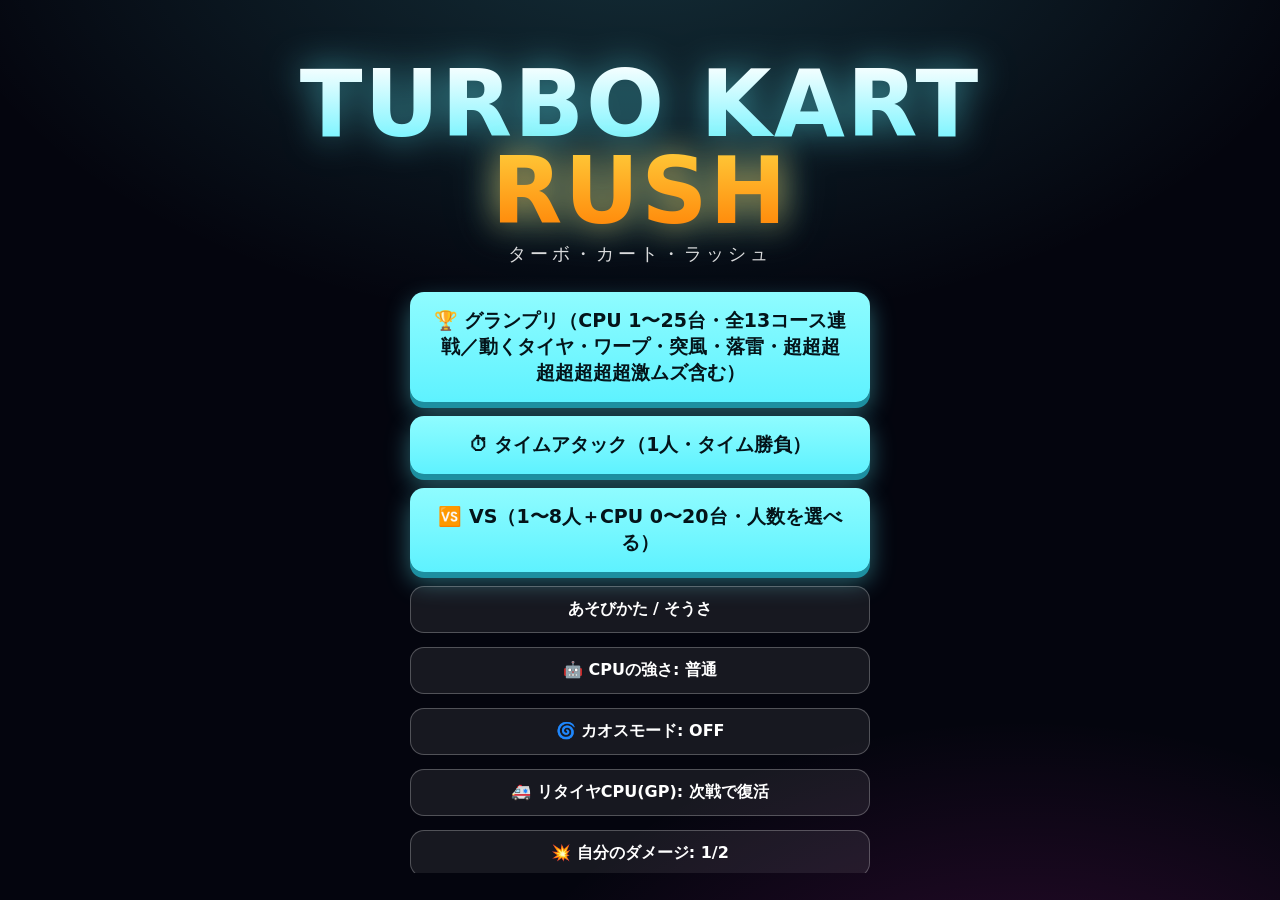
<file: index.html>
<!DOCTYPE html>
<html lang="ja">
<head>
  <meta charset="UTF-8" />
  <meta name="viewport" content="width=device-width, initial-scale=1.0, user-scalable=no" />
  <title>ターボ・カート・ラッシュ</title>
  <link rel="stylesheet" href="css/style.css?v=20260804" />
</head>
<body>
  <canvas id="game"></canvas>

  <!-- 昭和の白黒ブラウン管演出(白黒モード時のみ表示・操作は透過) -->
  <div id="crt-overlay" aria-hidden="true"><div class="roll"></div></div>

  <!-- ゲーム中の小ツールバー -->
  <div id="toolbar" class="hidden">
    <button id="btn-mute" title="音楽オン/オフ">🔊</button>
    <button id="btn-pause" title="ポーズ">⏸</button>
  </div>

  <!-- オーバーレイ画面群 -->
  <div id="overlay">

    <!-- タイトル -->
    <section id="screen-title" class="screen active">
      <h1 class="logo">TURBO KART<br><span>RUSH</span></h1>
      <p class="tag">ターボ・カート・ラッシュ</p>
      <div class="btn-col">
        <button class="big" id="gp-resume" hidden>▶ グランプリの続きから</button>
        <button class="big" data-mode="gp">🏆 グランプリ（CPU 1〜25台・全13コース連戦／動くタイヤ・ワープ・突風・落雷・超超超超超超超超激ムズ含む）</button>
        <button class="big" data-mode="time">⏱ タイムアタック（1人・タイム勝負）</button>
        <button class="big" data-mode="vs">🆚 VS（1〜8人＋CPU 0〜20台・人数を選べる）</button>
        <button class="ghost" id="to-help">あそびかた / そうさ</button>
        <button class="ghost" id="cpu-toggle">🤖 CPUの強さ: 普通</button>
        <button class="ghost" id="chaos-toggle">🌀 カオスモード: OFF</button>
        <button class="ghost" id="revive-toggle">🚑 リタイヤCPU(GP): 次戦で復活</button>
        <button class="ghost" id="dmg-toggle">💥 自分のダメージ: 1/2</button>
        <button class="ghost" id="dmg-cpu-toggle">💥 CPUのダメージ: 通常</button>
        <button class="ghost" id="offcourse-toggle">🌱 コース外ダメージ: あり</button>
        <button class="ghost" id="itemslot-toggle">🎁 アイテム所持数: 2個</button>
        <button class="ghost" id="tatriple-toggle">🍄 タイムアタックで3つキノコ所持: ON</button>
        <button class="ghost" id="ghost-toggle">👻 タイムアタックのゴースト: ON</button>
        <button class="ghost" id="speed-toggle">🏎 最高速: 通常</button>
        <button class="ghost" id="phys-toggle">⚛ 高精度物理: OFF</button>
        <button class="ghost" id="trans-toggle">⚙ ミッション: オートマ（AT）</button>
        <button class="ghost" id="music-toggle">🎵 音楽: ピコピコ</button>
        <button class="ghost" id="gfx-toggle">🖼 画質: リッチ</button>
        <button class="ghost" id="bw-toggle">📺 白黒（昭和）モード: OFF</button>
        <button class="ghost mirror-only" id="mirror-toggle" hidden>🪞 ミラーモード: OFF</button>
        <button class="ghost mirror-only" id="mirrorctl-toggle" hidden>↔ 操作も反転: OFF</button>
        <button class="ghost pedal-only" id="pedal-toggle" hidden>🔁 アクセル/ブレーキ反転: OFF</button>
      </div>
      <p class="hint">独自要素 🪝 <b>グラップル・ダッシュ</b>：前のカートにロックオンして高速で引き寄せ、一気にごぼう抜き！</p>
    </section>

    <!-- グランプリ 設定 -->
    <section id="screen-gp" class="screen">
      <h2>グランプリ設定</h2>
      <p class="tag">全13コース連戦・ポイント制</p>
      <div class="vs-row">
        <span class="vs-label">CPUの数（1〜25）</span>
        <div class="stepper">
          <button id="gp-cpu-minus">−</button>
          <span id="gp-cpu-val">9</span>
          <button id="gp-cpu-plus">＋</button>
        </div>
      </div>
      <p class="hint" id="gp-summary"></p>
      <div class="btn-col">
        <button class="big" id="gp-start">🏁 グランプリ スタート！</button>
        <button class="ghost" data-back="title">← もどる</button>
      </div>
    </section>

    <!-- VS 設定 -->
    <section id="screen-vs" class="screen">
      <h2>VS たいせん設定</h2>
      <div class="vs-row">
        <span class="vs-label">プレイヤー人数</span>
        <div class="seg" id="vs-players">
          <button data-v="1">1人</button><button data-v="2">2人</button>
          <button data-v="3">3人</button><button data-v="4">4人</button>
          <button class="vs8-only" data-v="5" hidden>5人</button><button class="vs8-only" data-v="6" hidden>6人</button>
          <button class="vs8-only" data-v="7" hidden>7人</button><button class="vs8-only" data-v="8" hidden>8人</button>
        </div>
      </div>
      <div class="vs-row">
        <span class="vs-label">CPUの数（0〜20）</span>
        <div class="stepper" id="vs-cpu">
          <button id="vs-cpu-minus">−</button>
          <span id="vs-cpu-val">3</span>
          <button id="vs-cpu-plus">＋</button>
        </div>
      </div>
      <div class="vs-row">
        <span class="vs-label">変速（各プレイヤー）</span>
        <div class="seg" id="vs-trans"></div>
      </div>
      <p class="hint" id="vs-summary"></p>
      <div class="btn-col">
        <button class="big" id="vs-go">コースをえらぶ →</button>
        <button class="ghost" data-back="title">← もどる</button>
      </div>
    </section>

    <!-- コース選択 -->
    <section id="screen-course" class="screen">
      <h2>コースをえらぶ</h2>
      <div id="course-list"></div>
      <button class="ghost" data-back="title">← もどる</button>
    </section>

    <!-- あそびかた -->
    <section id="screen-help" class="screen">
      <h2>あそびかた</h2>
      <div class="help-grid">
        <div class="ctrl-card">
          <h3>1P（レッド）</h3>
          <ul>
            <li><b>W</b> アクセル / <b>S</b> ブレーキ・バック</li>
            <li><b>A / D</b> 左右ハンドル</li>
            <li><b>左Shift</b> ドリフト（曲がりながら溜めてミニターボ）</li>
            <li><b>Space</b> アイテム使用</li>
            <li><b>E</b> シフトアップ / <b>Q</b> シフトダウン（セミAT・MT時）</li>
          </ul>
        </div>
        <div class="ctrl-card">
          <h3>2P（ブルー）</h3>
          <ul>
            <li><b>↑</b> アクセル / <b>↓</b> ブレーキ・バック</li>
            <li><b>← / →</b> 左右ハンドル</li>
            <li><b>右Shift</b> ドリフト</li>
            <li><b>Enter</b> アイテム使用</li>
            <li><b>.（ピリオド）</b> シフトアップ / <b>,（カンマ）</b> シフトダウン（セミAT・MT時）</li>
          </ul>
        </div>
        <div class="ctrl-card">
          <h3>3P（イエロー）</h3>
          <ul>
            <li><b>I</b> アクセル / <b>K</b> ブレーキ・バック</li>
            <li><b>J / L</b> 左右ハンドル</li>
            <li><b>U</b> ドリフト / <b>O</b> アイテム使用</li>
            <li><b>P</b> シフトアップ / <b>;（セミコロン）</b> シフトダウン</li>
          </ul>
        </div>
        <div class="ctrl-card">
          <h3>4P（グリーン）</h3>
          <ul>
            <li><b>T</b> アクセル / <b>G</b> ブレーキ・バック</li>
            <li><b>F / H</b> 左右ハンドル</li>
            <li><b>R</b> ドリフト / <b>Y</b> アイテム使用</li>
            <li><b>B</b> シフトアップ / <b>V</b> シフトダウン</li>
          </ul>
        </div>
        <div class="ctrl-card">
          <h3>🎮 コントローラ（Bluetooth/USB）</h3>
          <ul>
            <li>接続後、ボタンを一度押すと有効化されます</li>
            <li><b>A / R2</b> アクセル / <b>B / L2</b> ブレーキ</li>
            <li><b>左スティック / 十字キー</b> ハンドル</li>
            <li><b>R1</b> ドリフト / <b>X</b> アイテム</li>
            <li><b>Y</b> シフトアップ / <b>L1</b> シフトダウン</li>
            <li>P1=1台目, P2=2台目…の順に割り当て（キーボードと併用可）</li>
          </ul>
        </div>
      </div>
      <p class="hint">VS は <b>1〜8人＋CPU 0〜20台</b>。3〜4人は画面を2×2分割。3人時は右下に順位表が出ます。各プレイヤーはキーボードでも<b>コントローラ</b>でも操作できます。</p>
      <div class="item-legend">
        <h3>ミッション（変速）</h3>
        <p>タイトルの <b>⚙ ミッション</b> で AT（全自動）→ セミAT（自動＋手動シフト可）→ MT（完全手動）を切替。MT/セミAT では上のシフトキーでギア（N/R/1〜5）を操作します。</p>
      </div>
      <div class="item-legend">
        <h3>🏭 サイクロン・ワークス（最難関コース）</h3>
        <p>単純な円ではなく<b>直角コーナー・階段ジグザグ・大きな弧・きついヘアピン</b>を合成した複雑なレイアウト。<b>🌀横風が2箇所</b>（下ストレートは外＝下へ、右ストレートは外＝右へ）で吹き続け、<b>風下には大きな工事用タイヤが転がっています</b>——押し負けてぶつかると<b>大ダメージ＋スピン＋大きく弾かれ</b>ます（風の中では<b>風の音</b>が鳴ります）。<b>意味のある分岐×3</b>（外側のタイヤ・レーン／オイルの近道／落雷つき高架ルート）と<b>ワープ×2</b>（どちらも分岐の奥にあり、リスクを取った人だけが使える）、さらに<b>⚡落雷×7</b>と、<b>横風の中のジャンプ（奈落）</b>——強風に流されながら全幅のジャンプ台で飛び越えないと落下して大ダメージ。</p>
      </div>
      <div class="item-legend">
        <h3>⚡ 落雷（リオ・カーニバル／サイクロン・ワークス）</h3>
        <p>最高難度の2コース（リオ=5箇所／サイクロン=7箇所）には<b>雷が周期的に落ちます</b>。まず<b>暗雲</b>と路面の<b>黄色い危険リング</b>＋<b>縮む白いガイドリング</b>が出て、重なった瞬間に落雷（直前はリングがオレンジに変化）。<b>落ちた瞬間にリングの中に居なければ当たりません</b>——手前で減速して見送る／先に抜ける／リングの外側を通る、のどれでも回避できます（分岐ルートも安全地帯）。直撃は<b>大ダメージ＋スピン</b>ですが、<b>落雷だけでライフが尽きることはありません</b>。⭐スター中は無効。</p>
      </div>
      <div class="item-legend">
        <h3>👻 タイムアタックのゴースト</h3>
        <p>タイムアタックでは<b>自己ベストの走り</b>が記録され、次回から<b>半透明のカート（ゴースト）</b>として一緒に走ります（<b>すり抜けるのでぶつかりません</b>）。走行中は左上に <b>👻 ゴーストとの差</b> を表示（<b>▲ -0.42=自己ベストより速い / ▼ +1.15=遅れている</b>）。ベストを更新するとゴーストも自動で差し替わります。タイトルの <b>「👻 タイムアタックのゴースト」</b> でON/OFF、リザルトの <b>「🗑 このコースのゴースト記録を消す」</b> でリセットできます。</p>
      </div>
      <div class="item-legend">
        <h3>アイテム</h3>
        <p>🍄キノコ=加速 / 🍄×3 3つキノコ=キノコ3回ぶん / ✨🍄<b>金キノコ</b>=7.5秒間ダッシュし放題 / 🍌バナナ=設置 / 🟢グリーンボール=直進 / 🔴レッドボール=追尾 / ⭐スター=無敵＆BGMチェンジ / 💣ボムへい=爆発 / 🪝<b>グラップル・ダッシュ</b>=前のカートにロックオンして引き寄せ（独自要素・マリオカートに無い）</p>
        <p><b>✨🍄 金キノコ</b>：使うと<b>7.5秒間だけ何度でもダッシュ</b>できます。<b>連打すればその間ずっと加速</b>！（1秒に1回くらい押せば加速が途切れません）。使っても枠から消えず、残り時間がバッジで出ます。時間切れで自動的に消えて次のアイテムが繰り上がります。<b>1位では出ません</b>（後ろほど出やすい逆転アイテム）。</p>
        <p><b>アイテムのストック</b>：タイトルの <b>「🎁 アイテム所持数」</b> で <b>1個／2個／3個</b> を選べます（既定2個）。<b>使えるのは常に1つ目だけ</b>。2つ目以降（小さい「NEXT」枠）は<b>持っているだけ</b>で、1つ目を使うと<b>自動で繰り上がって</b>使えるようになります。空きがあれば？ブロックをもう1つ取れます。</p>
      </div>
      <button class="ghost" data-back="title">← もどる</button>
    </section>

    <!-- リザルト -->
    <section id="screen-results" class="screen">
      <h2 id="result-title">リザルト</h2>
      <p id="result-sub" class="tag"></p>
      <ol id="result-list"></ol>
      <div class="btn-col">
        <button class="big" id="next-race">▶ 次のレースへ</button>
        <button class="big" id="rematch">🔄 もう一度（同じコース）</button>
        <button class="ghost" id="ghost-clear" hidden>🗑 このコースのゴースト記録を消す</button>
        <button class="ghost" id="change-course">コースを変える</button>
        <button class="ghost" id="to-title">タイトルへ</button>
      </div>
    </section>

    <!-- ゲームオーバー(ライフ0) -->
    <section id="screen-gameover" class="screen">
      <h2>💥 ゲームオーバー</h2>
      <p id="gameover-sub" class="tag">ライフが尽きてリタイア…</p>
      <div class="btn-col">
        <button class="big" id="gameover-retry">🔄 もう一度</button>
        <button class="ghost" id="gameover-title">タイトルへもどる</button>
      </div>
    </section>

    <!-- ポーズ -->
    <section id="screen-pause" class="screen overlay-dim">
      <h2>ポーズ中</h2>
      <div class="btn-col">
        <button class="big" id="resume">▶ つづける</button>
        <button class="ghost" id="quit">タイトルへもどる</button>
      </div>
    </section>

  </div>

  <!-- スマホ等タッチ端末用の操作パネル(半透明)。1人プレイ時にのみ表示 -->
  <div id="touch-controls" aria-hidden="true">
    <div class="tc-pad tc-left-pad">
      <button class="tc-btn tc-steer" data-k="left">◀</button>
      <button class="tc-btn tc-steer" data-k="right">▶</button>
    </div>
    <div class="tc-pad tc-right-pad">
      <!-- ギア(セミAT/MT選択時のみ表示) -->
      <div class="tc-shift-col" id="tc-shift">
        <button class="tc-btn tc-mini tc-shiftup" data-k="shiftUp">ギア▲</button>
        <button class="tc-btn tc-mini tc-shiftdown" data-k="shiftDown">ギア▼</button>
      </div>
      <div class="tc-main-grid">
        <button class="tc-btn tc-mini tc-item" data-k="item">✦</button>
        <button class="tc-btn tc-mini tc-drift" data-k="drift">ドリフト</button>
        <button class="tc-btn tc-brake" data-k="brake">ブレーキ</button>
        <button class="tc-btn tc-accel" data-k="accel">アクセル</button>
      </div>
    </div>
  </div>
  <div id="tc-rotate">↔ 横向きでのプレイがおすすめです</div>

  <script src="js/tracks.js?v=20260804"></script>
  <script src="js/audio.js?v=20260804"></script>
  <script src="js/input.js?v=20260804"></script>
  <script src="js/game.js?v=20260804"></script>
  <script src="js/main.js?v=20260804"></script>
</body>
</html>
</file>
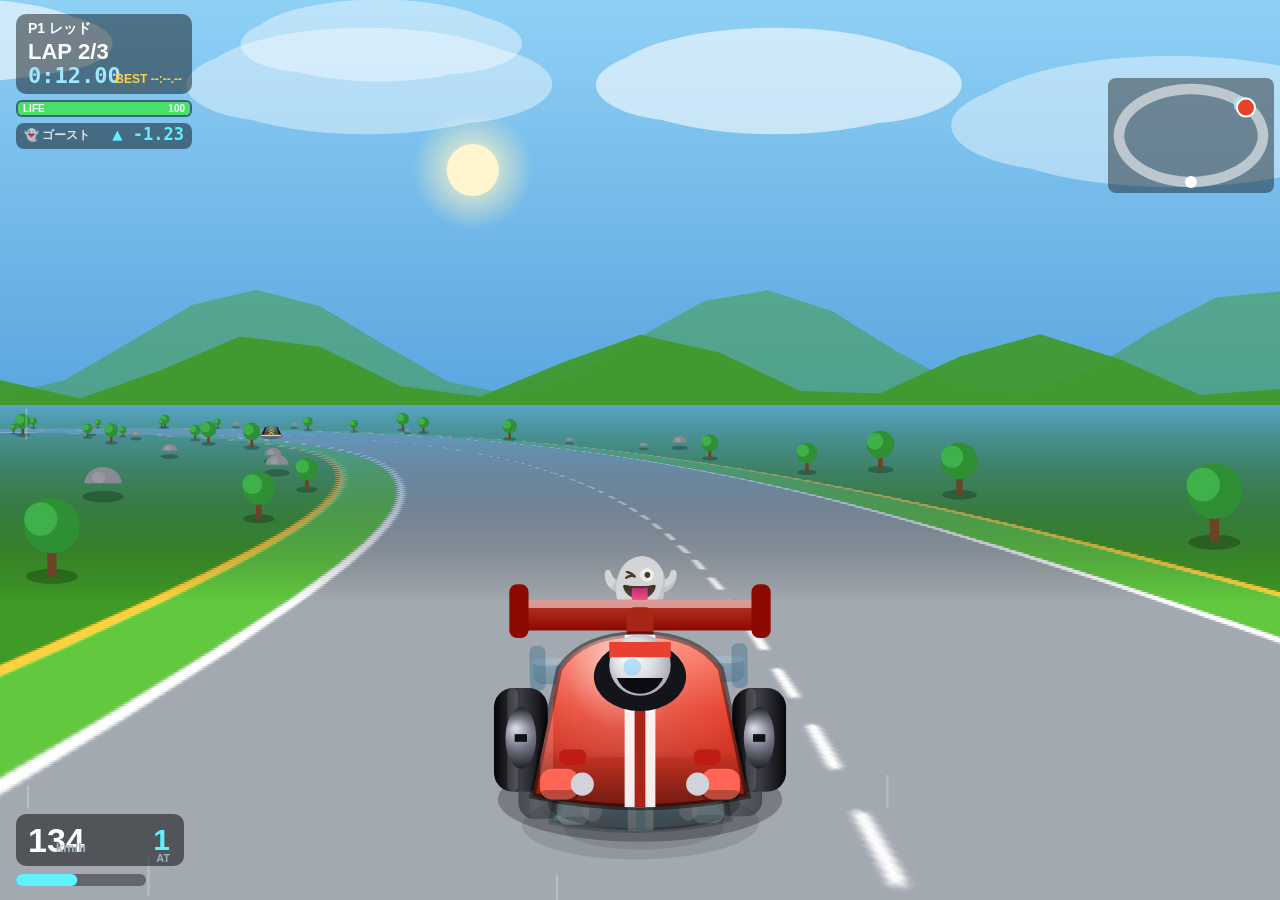
<file: tools/ghost-preview.html>
<!DOCTYPE html>
<html lang="ja"><head><meta charset="UTF-8"><title>ghost preview</title>
<style>html,body{margin:0;background:#000;overflow:hidden}#game{display:block}#shot{position:absolute;left:0;top:0}</style>
</head><body>
<canvas id="game"></canvas>
<!-- headless では #game canvas が合成されず黒くなることがあるため、描画結果を img に写して撮影する -->
<img id="shot">
<script src="../js/tracks.js"></script>
<script src="../js/audio.js"></script>
<script src="../js/input.js"></script>
<script src="../js/game.js"></script>
<script>
  // ゴースト(タイムアタックの自己ベスト再生)の見た目確認用。
  //   ?track=0 コース / ?t=12 再生時刻(秒) / ?dist=260 ゴーストとの車間(px) / ?delta=-1.23 HUDのタイム差
  const q = new URLSearchParams(location.search);
  const trackIndex = parseInt(q.get('track') || '0', 10);
  const t = parseFloat(q.get('t') || '12');
  const dist = parseFloat(q.get('dist') || '260');
  const delta = parseFloat(q.get('delta') || '-1.23');
  audio.init = () => {}; audio.resume = () => {}; audio.playMusic = () => {}; audio.startEngine = () => {};

  // 1) AIに少し走らせてゴーストを記録する
  const g0 = new Game(document.createElement('canvas'));
  g0.onFinish = () => {};
  g0.startRace({ mode: 'time', trackIndex, players: 1, numKarts: 1, lifeOn: false });
  g0.stop();                                    // rAFループは止めて手動で1コマずつ進める(撮影用)
  g0.state = 'racing'; g0.countdown = 0;
  g0._readHuman = (k) => k.computeAI(g0);
  for (let i = 0; i < 60 * (t + 6); i++) g0.update(1 / 60);
  const data = g0.ghostRec.toData({ track: TRACKS[trackIndex].id, time: g0.raceTime, laps: TRACKS[trackIndex].laps, mirror: false, speed: 1 });

  // 2) そのゴーストと一緒に走る状態を作って1フレーム描画
  const g = new Game(document.getElementById('game'));
  g.onFinish = () => {};
  g.startRace({ mode: 'time', trackIndex, players: 1, numKarts: 1, lifeOn: false, ghost: data });
  g.stop();
  g.state = 'racing'; g.countdown = 0; g.raceTime = t; g.hintTimer = 0;
  g.ghost.update(t);
  const gk = g.ghost.kart; gk.speed = g.ghost.speed; gk.steerSmooth = g.ghost.steerSmooth; gk.airZ = g.ghost.airZ;
  const me = g.humans[0];                       // 自機をゴーストの少し後ろに置く
  me.x = g.ghost.x - Math.cos(g.ghost.angle) * dist;
  me.y = g.ghost.y - Math.sin(g.ghost.angle) * dist;
  me.angle = g.ghost.angle; me.speed = 420; me.lapCount = 1;
  g.ghostDelta = delta;
  g.render();
  document.getElementById('shot').src = document.getElementById('game').toDataURL();
  window.__ready = true;
</script>
</body></html>
</file>
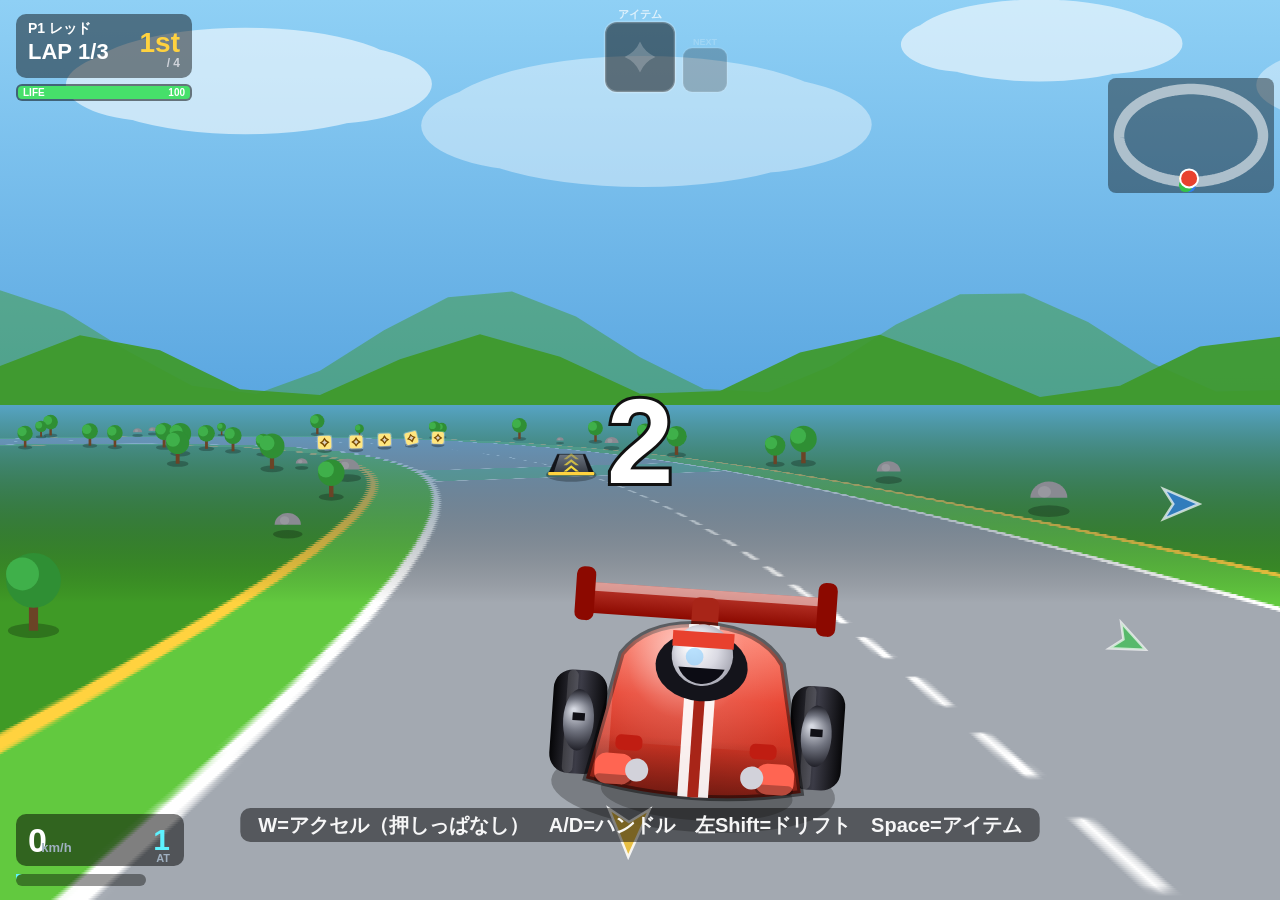
<file: tools/headless-race.html>
<!DOCTYPE html>
<html lang="ja"><head><meta charset="UTF-8"><title>headless</title>
<style>html,body{margin:0;background:#000;overflow:hidden}#game{display:block}</style>
</head><body>
<canvas id="game"></canvas>
<script src="../js/tracks.js"></script>
<script src="../js/audio.js"></script>
<script src="../js/input.js"></script>
<script src="../js/game.js"></script>
<script>
  // 実Canvasでレースを走らせる(音は鳴らさない/AIが走行)
  const q = new URLSearchParams(location.search);
  const trackIndex = parseInt(q.get('track') || '0', 10);
  const players = parseInt(q.get('players') || '1', 10);
  const steer = parseFloat(q.get('steer') || '0');
  const warmup = parseInt(q.get('warmup') || '0', 10);
  const mirror = q.get('mirror') === '1';
  const karts = parseInt(q.get('karts') || '0', 10);
  const g = new Game(document.getElementById('game'));
  g.onFinish = () => {};
  g.startRace({ trackIndex, players, mirror, numKarts: karts || undefined });
  // 撮影用: 人間カートはAIライン追従で走らせる(コースに沿った走行中の絵にする)
  g._readHuman = (k) => { k.computeAI(g); };
  // 撮影用: カウントダウンを飛ばし、事前に warmup フレーム走らせて走行中の状態にする
  if (warmup > 0) {
    g.state = 'racing'; g.countdown = 0; g.raceTime = 0;
    for (let i = 0; i < warmup; i++) g.update(1 / 60);
  }
  // 検証用: 指定プレイヤーを爆発させる(VSの脱落画面確認)
  const explode = parseInt(q.get('explode') || '-1', 10);
  if (explode >= 0 && g.humans[explode]) { g.humans[explode].life = 1; g.humans[explode].hurt(999, g); g.update(1 / 60); }
  // 検証用: ライバルを自機の直前に配置(大きさ比較ショット)
  if (q.get('stage') === '1') {
    const me = g.humans[0];
    const rival = g.karts.find((k) => !k.isHuman);
    if (rival) {
      rival.x = me.x + Math.cos(me.angle) * 230;
      rival.y = me.y + Math.sin(me.angle) * 230;
      rival.angle = me.angle;
    }
  }
  // 検証用: ライバルを自機の真正面 rivdist(world px) 前方に置いて当たり判定の見え方を確認
  const rivdist = parseFloat(q.get('rivdist') || '0');
  if (rivdist > 0) {
    const me = g.humans[0];
    const rival = g.karts.find((k) => !k.isHuman);
    if (rival) {
      me.speed = 0;
      rival.x = me.x + Math.cos(me.angle) * rivdist;
      rival.y = me.y + Math.sin(me.angle) * rivdist;
      rival.angle = me.angle; rival.speed = 0;
      const min = me.bodyR + rival.bodyR;
      document.title = 'collide=' + ((rivdist * rivdist) < min * min) + ' min=' + min;
      g.update = () => {};   // 以降フリーズ(配置を保ったまま撮影)
      g.render();
    }
  }
  // 検証用: ライバルを自機の後方/横に置く(警告矢印・ミニマップの確認)
  if (q.get('stage') === '4') {
    const me = g.humans[0];
    const rivals = g.karts.filter((k) => !k.isHuman);
    if (rivals[0]) { rivals[0].x = me.x - Math.cos(me.angle) * 120; rivals[0].y = me.y - Math.sin(me.angle) * 120; rivals[0].angle = me.angle; }
    if (rivals[1]) { rivals[1].x = me.x - Math.sin(me.angle) * 150; rivals[1].y = me.y + Math.cos(me.angle) * 150; rivals[1].angle = me.angle; }
    g.update = () => {};
  }
  // 検証用: グラップル・ダッシュ発動中で固定
  if (q.get('stage') === '5') {
    const me = g.humans[0];
    const rival = g.karts.find((k) => !k.isHuman);
    if (rival) { rival.x = me.x + Math.cos(me.angle) * 500; rival.y = me.y + Math.sin(me.angle) * 500; rival.place = me.place - 1; }
    me.item = 'grapple';
    g.useItem(me);
    for (let i = 0; i < 12; i++) g.update(1 / 60);
    g.update = () => {};
  }
  // 検証用: 緑こうらを発射した直後で固定(発射位置の確認)
  if (q.get('stage') === '3') {
    const me = g.humans[0];
    me.item = 'green';
    g.useItem(me);
    for (let i = 0; i < 7; i++) g.update(1 / 60);   // 少し飛ばす
    g.update = () => {};
  }
  // 検証用: ライバルを自機に重ねて衝突を起こし、その瞬間で固定(フラッシュ確認)
  if (q.get('stage') === '2') {
    const me = g.humans[0];
    const rival = g.karts.find((k) => !k.isHuman);
    if (rival) { rival.x = me.x + 20; rival.y = me.y + 10; rival.angle = me.angle; }
    g.update(1 / 60);          // 衝突を発生させる
    g.update = () => {};        // 以降フリーズして演出を保持
  }
  // 検証用: アイテムのストック表示(?item=star&item2=mushroom3&item3=banana&slots=3)
  if (q.get('item') || q.get('item2') || q.get('item3')) {
    const me = g.humans[0];
    me.maxStock = parseInt(q.get('slots') || '0', 10) || me.maxStock;
    me.clearItems();
    for (const key of ['item', 'item2', 'item3']) {
      const ty = q.get(key);
      if (ty) me.addItem(ty, ty === 'mushroom3' ? 3 : 1);
    }
    me.itemFlash = 0; me.itemShift = 0;
    me.goldTimer = parseFloat(q.get('gold') || '0');   // 金キノコ発動中の表示確認(?gold=4.2)
    g.state = 'racing'; g.countdown = 0; g.hintTimer = 0;
    g.stop();                  // rAFループを止めて1コマだけ描く(撮影用)
    g.render();
  }
  // headless では #game canvas が合成されず黒くなることがあるため、?shot=1 で img に写す
  if (q.get('shot') === '1') {
    g.stop();                  // rAFループを止めて、この1コマで固定する(撮影用)
    g.hintTimer = 0; g.state = 'racing'; g.countdown = 0;
    g.render();
    const im = document.createElement('img');
    im.style.cssText = 'position:absolute;left:0;top:0';
    im.src = document.getElementById('game').toDataURL();
    document.body.appendChild(im);
  }
</script>
</body></html>
</file>
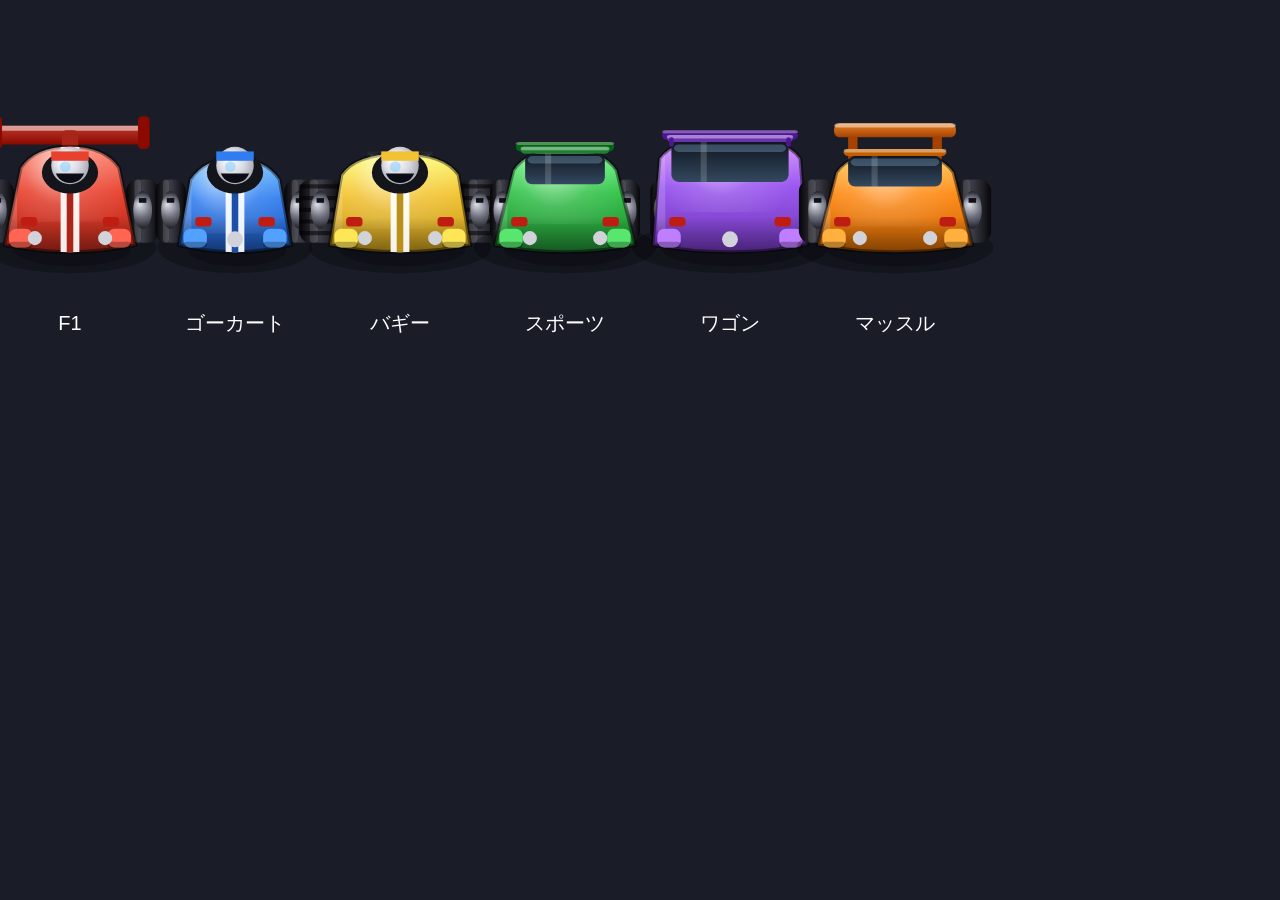
<file: tools/kart-preview.html>
<!doctype html><meta charset="utf-8"><body style="margin:0;background:#1a1d28">
<canvas id="c" width="1080" height="420"></canvas>
<script src="../js/tracks.js"></script><script src="../js/audio.js"></script>
<script src="../js/input.js"></script><script src="../js/game.js"></script>
<script>
const cv=document.getElementById('c'),ctx=cv.getContext('2d');
const g=Object.create(Game.prototype); g.time=0.6; g.slowTimer=0;
const kinds=Object.keys(KART_KINDS);
const cols=['#e8412e','#2f7df0','#f2c233','#34c24a','#9b59f0','#ff8c1a'];
const darks=['#a82518','#1c4fa8','#b8901a','#1f8030','#6a32b0','#c25e00'];
ctx.font='20px sans-serif';ctx.textAlign='center';ctx.fillStyle='#fff';
kinds.forEach((kind,i)=>{
  const x=90+i*(900/ (kinds.length-1||1)); // spread
  const cx=70+i*165, cy=210;
  const kart={def:{body:cols[i%6],dark:darks[i%6],kind},invincTimer:0,spinTimer:0,boostTimer:0,control:{throttle:1},speed:280};
  g._kartSprite(ctx,cx,cy,150,kart,false);
  ctx.fillStyle='#fff';ctx.fillText(KART_KINDS[kind].label||kind,cx,cy+120);
});
document.title='READY';
</script></body>
</file>
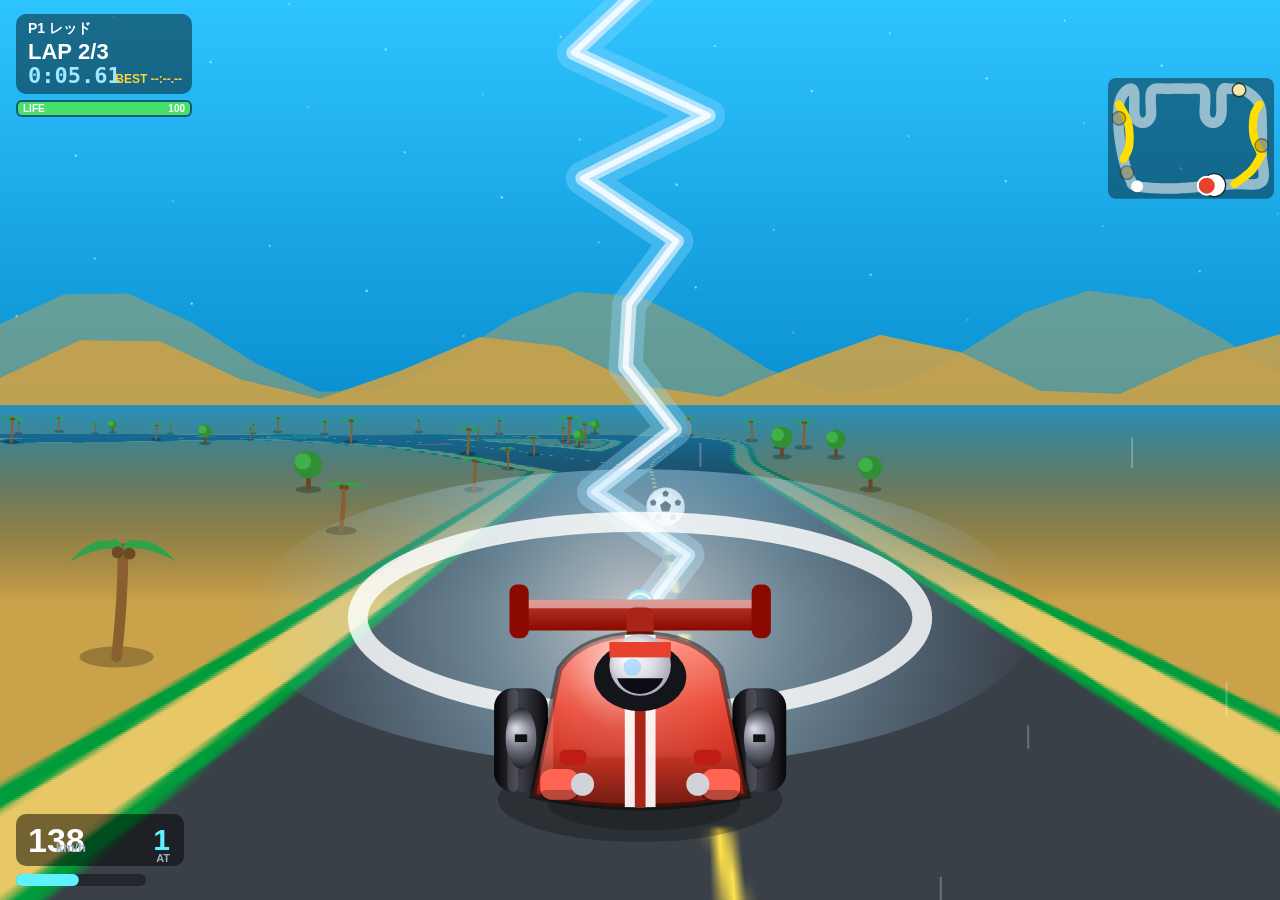
<file: tools/thunder-preview.html>
<!DOCTYPE html>
<html lang="ja"><head><meta charset="UTF-8"><title>thunder preview</title>
<style>html,body{margin:0;background:#000;overflow:hidden}#game{display:block}#shot{position:absolute;left:0;top:0}</style>
</head><body>
<canvas id="game"></canvas>
<!-- headless では #game canvas が合成されず黒くなることがあるため、描画結果を img に写して撮影する -->
<img id="shot">
<script src="../js/tracks.js"></script>
<script src="../js/audio.js"></script>
<script src="../js/input.js"></script>
<script src="../js/game.js"></script>
<script>
  // ⚡落雷(リオ)の見た目確認用。
  //   ?bolt=0 何番目の落雷地点か / ?phase=warn|strike 予兆 or 落雷 / ?dist=520 手前からの距離(px)
  const q = new URLSearchParams(location.search);
  const bi = parseInt(q.get('bolt') || '0', 10);
  const phase = q.get('phase') || 'strike';
  const dist = parseFloat(q.get('dist') || '520');
  audio.init = () => {}; audio.resume = () => {}; audio.playMusic = () => {}; audio.startEngine = () => {};

  const trackIndex = TRACKS.findIndex((t) => t.id === 'rio');
  const g = new Game(document.getElementById('game'));
  g.onFinish = () => {};
  g.startRace({ mode: 'time', trackIndex, players: 1, numKarts: 1, lifeOn: false });
  g.stop();                                     // rAFループは止めて手動で描画(撮影用)
  g.state = 'racing'; g.countdown = 0; g.hintTimer = 0;

  const b = g.track.bolts[bi];
  // 落雷サイクルの狙った位相へ(予兆の途中 or 落ちた直後)
  g.raceTime = b.period + (phase === 'warn' ? b.warn * 0.75 : b.warn + 0.06) - b.phase;
  g._updateBolts();

  // 自機を落雷地点の手前(コースの進行方向で手前側)に置いて、落雷を正面に見る
  const seg = g.track._distInfo(b.x, b.y).i;
  const ang = g.track._pathDir(seg);
  const me = g.humans[0];
  me.x = b.x - Math.cos(ang) * dist;
  me.y = b.y - Math.sin(ang) * dist;
  me.angle = ang; me.speed = 430; me.lapCount = 1;
  g.render();
  document.getElementById('shot').src = document.getElementById('game').toDataURL();
  window.__ready = true;
</script>
</body></html>
</file>
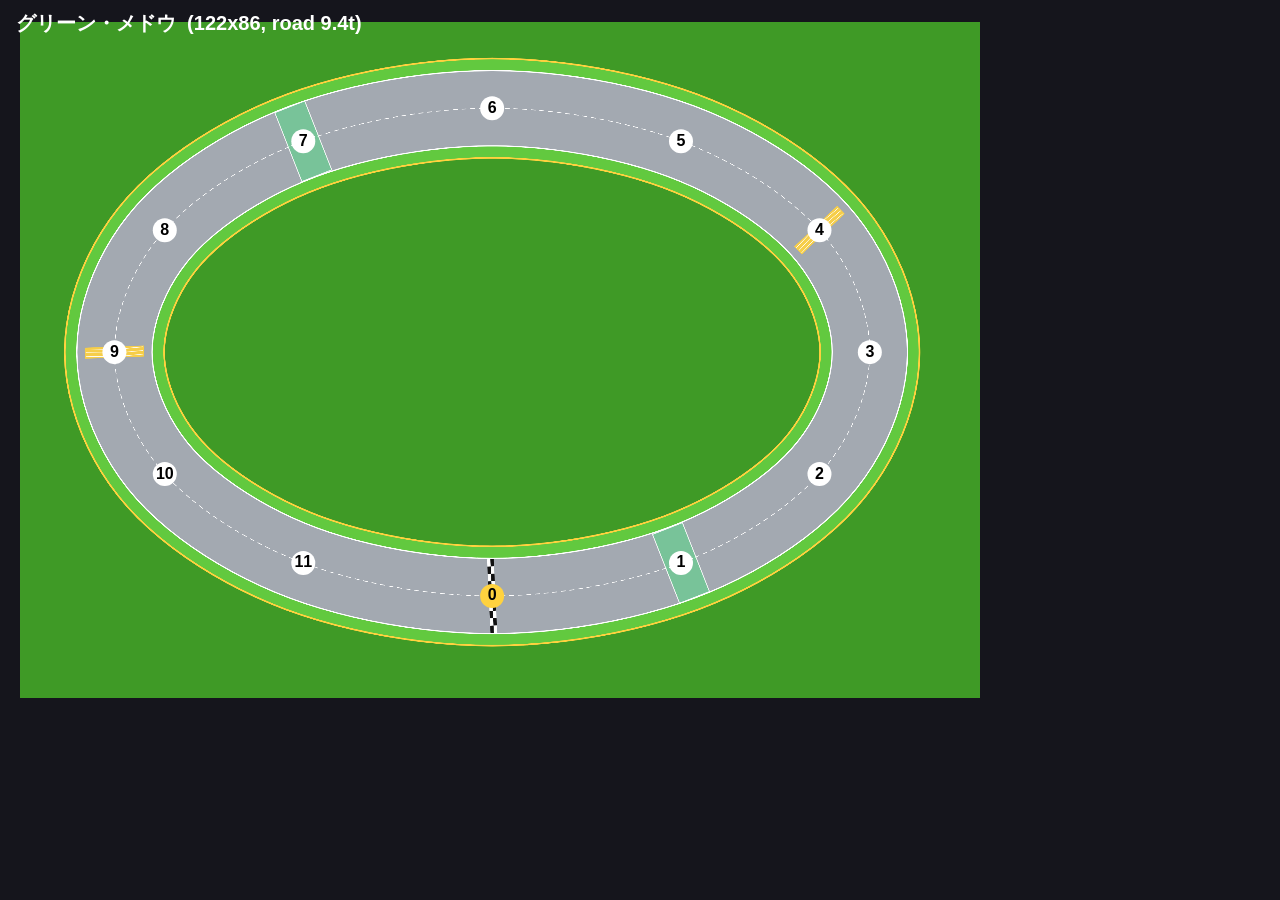
<file: tools/track-preview.html>
<!DOCTYPE html>
<html><head><meta charset="UTF-8"><title>track</title>
<style>html,body{margin:0;background:#15151c}#c{display:block}</style></head>
<body>
<canvas id="c"></canvas>
<script src="../js/tracks.js"></script>
<script src="../js/audio.js"></script>
<script src="../js/input.js"></script>
<script src="../js/game.js"></script>
<script>
  const q = new URLSearchParams(location.search);
  const ti = parseInt(q.get('track') || '0', 10);
  const def = TRACKS[ti];
  const t = new Track(def);
  const cv = document.getElementById('c');
  const W = 1000, H = 720; cv.width = W; cv.height = H;
  const g = cv.getContext('2d');
  g.fillStyle = '#15151c'; g.fillRect(0, 0, W, H);
  const sc = Math.min((W - 40) / t.w, (H - 40) / t.h);
  const ox = (W - t.w * sc) / 2, oy = (H - t.h * sc) / 2;
  g.drawImage(t.canvas, ox, oy, t.w * sc, t.h * sc);
  // 中心線ウェイポイント(番号)
  g.fillStyle = '#fff'; g.strokeStyle = '#000'; g.font = 'bold 16px sans-serif';
  g.textAlign = 'center'; g.textBaseline = 'middle';
  def.waypoints.forEach((w, i) => {
    const x = ox + w[0] * t.tile * sc, y = oy + w[1] * t.tile * sc;
    g.fillStyle = i === 0 ? '#ffd23f' : '#fff';
    g.beginPath(); g.arc(x, y, 12, 0, Math.PI * 2); g.fill();
    g.fillStyle = '#000'; g.fillText(i, x, y);
  });
  // タイトル
  g.fillStyle = '#fff'; g.font = 'bold 20px sans-serif'; g.textAlign = 'left';
  g.fillText(def.name + '  (' + def.cols + 'x' + def.rows + ', road ' + (def.roadHalf * 2).toFixed(1) + 't)', 16, 24);
</script>
</body></html>
</file>
<file: css/style.css>
:root {
  --neon: #5ef2ff;
  --pink: #ff2bd6;
  --gold: #ffd23f;
}

* { box-sizing: border-box; margin: 0; padding: 0; }

html, body {
  width: 100%; height: 100%;
  overflow: hidden;
  background: #05060f;
  font-family: "Hiragino Kaku Gothic ProN", "Yu Gothic", "Meiryo", system-ui, sans-serif;
  color: #fff;
  -webkit-user-select: none; user-select: none;
  touch-action: none;
}

#game { display: block; position: fixed; inset: 0; background: #05060f; }

/* ---- ツールバー ---- */
#toolbar {
  position: fixed; top: 10px; right: 12px; z-index: 30;
  display: flex; gap: 8px;
}
#toolbar.hidden { display: none; }
#toolbar button {
  width: 42px; height: 42px; border: none; border-radius: 10px;
  background: rgba(0,0,0,0.5); color: #fff; font-size: 20px; cursor: pointer;
  backdrop-filter: blur(4px);
}
#toolbar button:hover { background: rgba(0,0,0,0.7); }

/* ---- オーバーレイ画面 ---- */
#overlay {
  position: fixed; inset: 0; z-index: 20;
  display: flex; align-items: center; justify-content: center;
  pointer-events: none;
}
.screen {
  display: none;
  pointer-events: auto;
  width: min(880px, 92vw);
  max-height: 94vh; overflow: auto;
  padding: 34px 30px;
  text-align: center;
}
.screen.active { display: block; }

#screen-title, #screen-course, #screen-help, #screen-results, #screen-pause { }

/* タイトルやポーズは背景をうっすら暗くする */
.screen::before { }
#overlay:has(.screen.active#screen-title),
#overlay:has(.screen.active#screen-course),
#overlay:has(.screen.active#screen-gp),
#overlay:has(.screen.active#screen-vs),
#overlay:has(.screen.active#screen-help),
#overlay:has(.screen.active#screen-results),
#overlay:has(.screen.active#screen-gameover),
#overlay:has(.screen.active#screen-pause) {
  background:
    radial-gradient(1200px 700px at 50% -10%, rgba(94,242,255,0.18), transparent 60%),
    radial-gradient(900px 600px at 80% 120%, rgba(255,43,214,0.18), transparent 60%),
    rgba(5,6,15,0.92);
}

/* ---- ロゴ/見出し ---- */
.logo {
  font-size: clamp(40px, 9vw, 92px);
  line-height: 0.95;
  font-weight: 900;
  letter-spacing: 2px;
  background: linear-gradient(180deg, #fff 0%, var(--neon) 55%, #2bb4ff 100%);
  -webkit-background-clip: text; background-clip: text; color: transparent;
  filter: drop-shadow(0 0 18px rgba(94,242,255,0.55));
  margin-bottom: 6px;
}
.logo span {
  background: linear-gradient(180deg, var(--gold) 0%, #ff7b00 100%);
  -webkit-background-clip: text; background-clip: text; color: transparent;
  filter: drop-shadow(0 0 16px rgba(255,140,0,0.55));
}
.tag { font-size: 18px; opacity: 0.85; margin-bottom: 26px; letter-spacing: 4px; }
h2 { font-size: clamp(24px, 4vw, 34px); margin-bottom: 22px; text-shadow: 0 0 12px rgba(94,242,255,0.4); }
h3 { font-size: 17px; margin-bottom: 8px; color: var(--neon); }

/* ---- ボタン ---- */
.btn-col { display: flex; flex-direction: column; gap: 14px; align-items: center; margin: 8px auto; max-width: 460px; }
button.big, button.ghost {
  width: 100%; cursor: pointer; border-radius: 14px; font-weight: 800;
  transition: transform .08s ease, box-shadow .15s ease, background .15s ease;
  font-family: inherit;
}
button.big {
  padding: 16px 22px; font-size: 19px; border: none;
  color: #04141a;
  background: linear-gradient(180deg, #8ffcff, var(--neon));
  box-shadow: 0 6px 0 #1d8fa0, 0 10px 24px rgba(94,242,255,0.4);
}
button.big:hover { transform: translateY(-2px); }
button.big:active { transform: translateY(3px); box-shadow: 0 3px 0 #1d8fa0; }
button.ghost {
  padding: 12px 20px; font-size: 16px;
  background: rgba(255,255,255,0.08); color: #fff;
  border: 1px solid rgba(255,255,255,0.25);
}
button.ghost:hover { background: rgba(255,255,255,0.16); }

.hint { margin-top: 26px; font-size: 14px; opacity: 0.85; }
.hint b { color: var(--gold); }

/* ---- コースカード ---- */
#course-list {
  display: grid; grid-template-columns: repeat(auto-fit, minmax(220px, 1fr));
  gap: 16px; margin-bottom: 22px;
}
.course-card {
  cursor: pointer; border-radius: 16px; overflow: hidden;
  border: 2px solid rgba(255,255,255,0.18);
  background: rgba(255,255,255,0.05);
  transition: transform .1s ease, border-color .15s ease, box-shadow .15s ease;
}
.course-card:hover { transform: translateY(-4px); border-color: var(--neon); box-shadow: 0 10px 30px rgba(94,242,255,0.3); }
.course-card .thumb { height: 110px; }
.course-card .meta { padding: 12px 14px; text-align: left; }
.course-card .meta .nm { font-size: 18px; font-weight: 800; }
.course-card .meta .sub { font-size: 12px; opacity: 0.7; }
.course-card .meta .diff { display: inline-block; margin-top: 8px; font-size: 12px; padding: 3px 10px; border-radius: 999px; background: rgba(0,0,0,0.35); }

/* ---- あそびかた ---- */
.help-grid { display: grid; grid-template-columns: 1fr 1fr; gap: 16px; margin-bottom: 18px; }
.ctrl-card { background: rgba(255,255,255,0.06); border: 1px solid rgba(255,255,255,0.15); border-radius: 14px; padding: 16px; text-align: left; }
.ctrl-card ul { list-style: none; font-size: 14px; line-height: 1.9; }
.ctrl-card b { color: var(--gold); }
.item-legend { background: rgba(255,255,255,0.05); border-radius: 14px; padding: 14px 16px; margin-bottom: 18px; text-align: left; font-size: 13.5px; line-height: 1.8; }
.item-legend b { color: var(--gold); }
@media (max-width: 620px) { .help-grid { grid-template-columns: 1fr; } }

/* ---- リザルト ---- */
#result-list { list-style: none; max-width: 460px; margin: 0 auto 24px; }
#result-list li {
  display: flex; align-items: center; gap: 14px;
  background: rgba(255,255,255,0.06); border-radius: 12px;
  padding: 12px 16px; margin-bottom: 10px; font-size: 18px;
}
#result-list li.you { border: 2px solid var(--gold); background: rgba(255,210,63,0.12); }
#result-list .rank { font-weight: 900; font-size: 22px; width: 48px; }
#result-list .rank.p1 { color: var(--gold); }
#result-list .chip { width: 20px; height: 20px; border-radius: 6px; }
#result-list .nm { flex: 1; text-align: left; font-weight: 700; }
#result-list .tm { font-variant-numeric: tabular-nums; opacity: 0.85; font-size: 15px; }

.overlay-dim { }

/* ---- VS 設定(セグメント選択) ---- */
.vs-row { display: flex; align-items: center; justify-content: center; gap: 16px; margin: 18px auto; flex-wrap: wrap; }
.vs-label { font-size: 17px; font-weight: 700; min-width: 130px; text-align: right; }
.seg { display: inline-flex; gap: 8px; flex-wrap: wrap; justify-content: center; }
.seg button {
  min-width: 52px; padding: 12px 16px; font-size: 17px; font-weight: 800; cursor: pointer;
  border-radius: 12px; border: 2px solid rgba(255,255,255,0.22);
  background: rgba(255,255,255,0.07); color: #fff; font-family: inherit;
  transition: transform .08s ease, background .15s ease, border-color .15s ease;
}
.seg button:hover { background: rgba(255,255,255,0.16); }
.seg button.on {
  background: linear-gradient(180deg, #8ffcff, var(--neon)); color: #04141a;
  border-color: #fff; box-shadow: 0 4px 0 #1d8fa0;
}
@media (max-width: 560px) { .vs-label { min-width: 0; text-align: center; width: 100%; } }

/* ---- ステッパー(±で台数選択) ---- */
.stepper { display: inline-flex; align-items: center; gap: 14px; }
.stepper button {
  width: 52px; height: 52px; font-size: 26px; font-weight: 900; cursor: pointer; line-height: 1;
  border-radius: 14px; border: none; color: #04141a; font-family: inherit;
  background: linear-gradient(180deg, #8ffcff, var(--neon)); box-shadow: 0 4px 0 #1d8fa0;
}
.stepper button:active { transform: translateY(3px); box-shadow: 0 1px 0 #1d8fa0; }
.stepper button:disabled { opacity: 0.35; cursor: default; box-shadow: none; }
.stepper span { min-width: 76px; font-size: 34px; font-weight: 900; font-variant-numeric: tabular-nums; color: var(--gold); }

/* ---- スマホ等タッチ端末の操作パネル(半透明) ---- */
#touch-controls { position: fixed; inset: 0; z-index: 22; display: none; pointer-events: none; }
#touch-controls.show { display: block; }
.tc-pad { position: absolute; bottom: 16px; pointer-events: none; }
.tc-left-pad { left: 14px; display: flex; gap: 14px; align-items: flex-end; }
.tc-right-pad { right: 14px; display: flex; gap: 11px; align-items: flex-end; }
.tc-main-grid { display: grid; grid-template-columns: auto auto; gap: 11px; justify-items: end; align-items: end; }
.tc-shift-col { display: none; flex-direction: column; gap: 10px; }   /* セミAT/MT時のみ表示 */
.tc-btn {
  pointer-events: auto;
  -webkit-user-select: none; user-select: none; -webkit-touch-callout: none; touch-action: none;
  border: 2px solid rgba(255,255,255,0.5);
  background: rgba(18,22,38,0.32);
  color: #fff; font-weight: 800; font-family: inherit; line-height: 1;
  border-radius: 50%; display: flex; align-items: center; justify-content: center;
  backdrop-filter: blur(2px); -webkit-backdrop-filter: blur(2px);
}
.tc-btn:active, .tc-btn.on { background: rgba(94,242,255,0.5); border-color: #fff; transform: scale(0.95); }
.tc-steer { width: 90px; height: 90px; font-size: 38px; }
.tc-accel { width: 108px; height: 108px; font-size: 19px; background: rgba(40,200,90,0.32); grid-column: 2; }
.tc-brake { width: 86px; height: 86px; font-size: 15px; background: rgba(230,70,60,0.3); grid-column: 1; }
.tc-mini { width: 74px; height: 74px; font-size: 14px; }
.tc-accel.on { background: rgba(40,230,110,0.6); }
.tc-brake.on { background: rgba(255,90,80,0.6); }
/* 縦持ちは窮屈なので横向きを促すヒント */
#tc-rotate { position: fixed; left: 0; right: 0; top: 8px; z-index: 23; text-align: center;
  font-size: 13px; color: #ffd23f; text-shadow: 0 1px 3px #000; display: none; pointer-events: none; }
@media (orientation: portrait) { #touch-controls.show ~ #tc-rotate.show, #tc-rotate.show { display: block; } }

/* ---- スーパーカオス(カオス設定5連打で解放) ---- */
#chaos-toggle.super-unlocked { border-color: var(--gold); box-shadow: 0 0 10px rgba(255,210,63,0.45); }
#chaos-toggle.super-on {
  background: linear-gradient(180deg, #ffe98a, var(--gold)); color: #3a2a00;
  border-color: #fff; font-weight: 900;
}

/* ---- ハイパーカオス(スーパー解放後さらに10連打で解放) ---- */
#chaos-toggle.hyper-unlocked { border-color: #ff5a3a; box-shadow: 0 0 12px rgba(255,90,58,0.55); }
#chaos-toggle.hyper-on {
  background: linear-gradient(180deg, #ffe98a, #ff5a1a); color: #2a0a00;
  border-color: #fff; font-weight: 900;
}

/* ---- エラーカオス(ハイパー解放後さらに13連打で解放・×100の最高位) ---- */
#chaos-toggle.error-unlocked { border-color: #ff2bd6; box-shadow: 0 0 14px rgba(255,43,214,0.6); }
#chaos-toggle.error-on {
  background: linear-gradient(90deg, #ff2bd6, #ff5a1a, #5ef2ff, #ff2bd6);
  background-size: 300% 100%; color: #000; border-color: #fff; font-weight: 900;
  animation: errchaos 0.5s linear infinite;
}
@keyframes errchaos { from { background-position: 0% 0; } to { background-position: 300% 0; } }

/* ---- 本当のカオス(エラー解放後さらに31連打で解放・×200の真の最高位) ---- */
#chaos-toggle.true-unlocked { border-color: #fff; box-shadow: 0 0 16px rgba(255,255,255,0.7), 0 0 24px rgba(255,43,214,0.5); }
#chaos-toggle.true-on {
  background: conic-gradient(from 0deg, #ff2bd6, #ff5a1a, #ffd23f, #5ef2ff, #2bb4ff, #ff2bd6);
  color: #000; border-color: #fff; font-weight: 900;
  animation: truechaos 0.7s linear infinite;
}
@keyframes truechaos { from { filter: hue-rotate(0deg); } to { filter: hue-rotate(360deg); } }

/* ============ 📺 白黒（昭和）モード ―― 古いブラウン管TV風 ============ */
/* ゲーム画面とメニューをモノクロ化(コントラスト強め＝昭和の白黒TV) */
body.showa-bw #game { filter: grayscale(1) contrast(1.18) brightness(1.06); }
body.showa-bw #overlay { filter: grayscale(1) contrast(1.06); }
body.showa-bw #toolbar { filter: grayscale(1); }

/* CRTオーバーレイ: 走査線＋ビネット＋わずかなフリッカ＋ローリングバー。操作は透過。 */
#crt-overlay { position: fixed; inset: 0; z-index: 40; pointer-events: none; display: none; }
body.showa-bw #crt-overlay { display: block; }
/* 走査線(横の細い暗線)と縦の RGB 風マスク(白黒なので極薄) */
#crt-overlay::before {
  content: ''; position: absolute; inset: 0;
  background:
    repeating-linear-gradient(0deg, rgba(0,0,0,0.26) 0px, rgba(0,0,0,0.26) 1px, transparent 1px, transparent 3px);
  mix-blend-mode: multiply;
  animation: crtFlicker 0.1s steps(2, end) infinite;
}
/* ビネット(四隅を暗く)＋画面全体のうっすらした明暗＋ブラウン管の丸み */
#crt-overlay::after {
  content: ''; position: absolute; inset: 0;
  background: radial-gradient(125% 125% at 50% 50%, rgba(255,255,255,0.06) 0%, transparent 45%, rgba(0,0,0,0.55) 100%);
  box-shadow: inset 0 0 140px rgba(0,0,0,0.7);
  border-radius: 18px;
}
@keyframes crtFlicker { 0% { opacity: 0.96; } 100% { opacity: 1; } }
/* ゆっくり上下する走査バー(昭和TVの同期ずれ風) */
#crt-overlay .roll {
  position: absolute; left: 0; right: 0; height: 22%;
  background: linear-gradient(180deg, transparent, rgba(255,255,255,0.07), transparent);
  animation: crtRoll 7s linear infinite;
}
@keyframes crtRoll { 0% { top: -25%; } 100% { top: 105%; } }

/* 白黒モードボタンのON表示 */
#bw-toggle.on { background: rgba(255,255,255,0.9); color: #111; border-color: #fff; font-weight: 800; }
</file>
